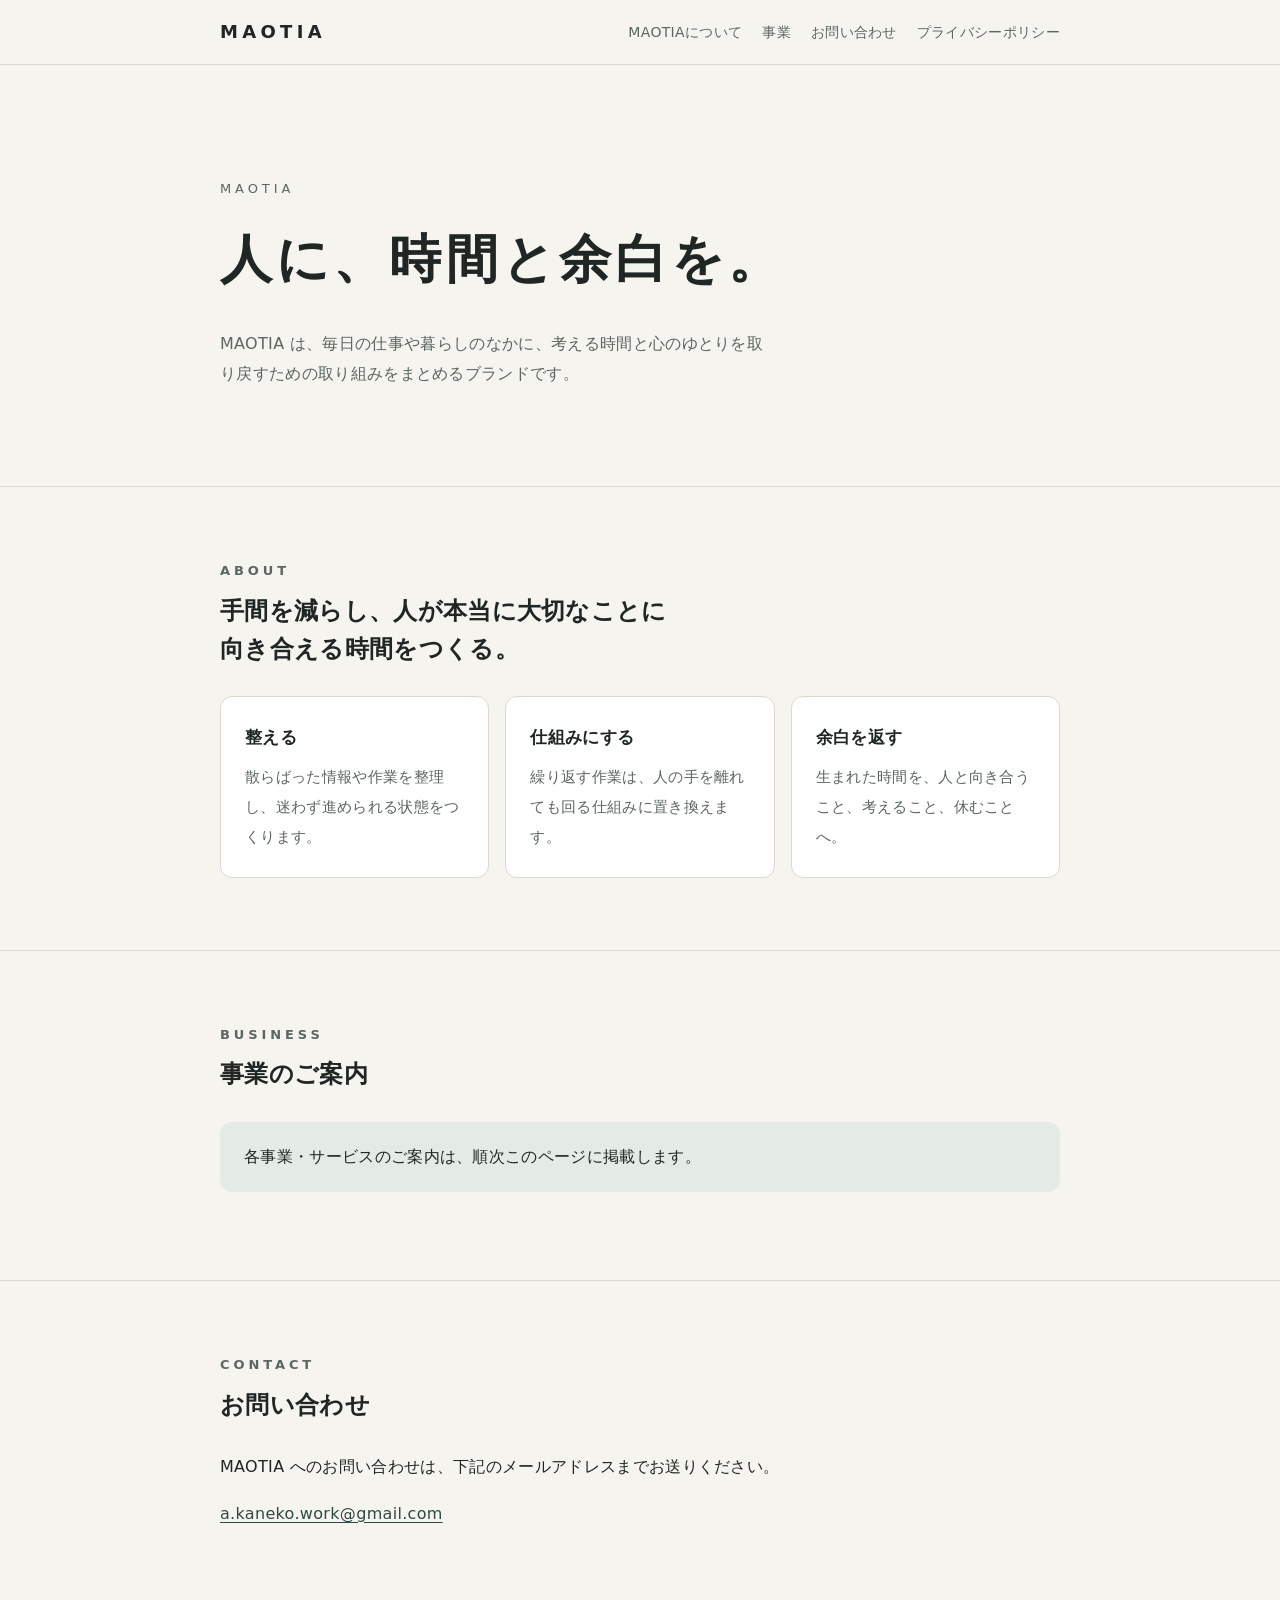
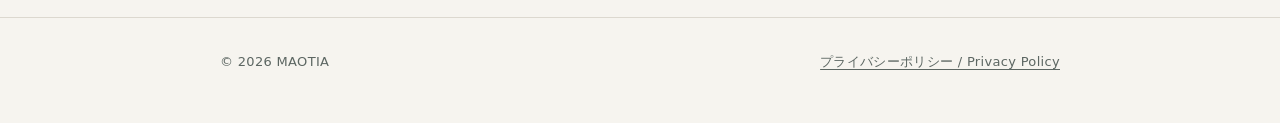
<file: index.html>
<!doctype html>
<html lang="ja">
<head>
  <meta charset="utf-8">
  <meta name="viewport" content="width=device-width, initial-scale=1">
  <title>MAOTIA｜人に、時間と余白を。</title>
  <meta name="description" content="MAOTIA は「人に、時間と余白を。」をメッセージに、仕事や暮らしのなかに考える時間と心のゆとりを取り戻すための取り組みをまとめるブランドです。">
  <link rel="canonical" href="https://maotia.com/">
  <link rel="icon" href="/assets/favicon.svg" type="image/svg+xml">
  <link rel="stylesheet" href="/assets/style.css">
  <meta property="og:title" content="MAOTIA｜人に、時間と余白を。">
  <meta property="og:description" content="仕事や暮らしのなかに、考える時間と心のゆとりを。">
  <meta property="og:url" content="https://maotia.com/">
  <meta property="og:type" content="website">
  <meta property="og:site_name" content="MAOTIA">
</head>
<body>
  <header class="site-header">
    <div class="wrap">
      <a class="brand" href="/">MAOTIA</a>
      <nav class="nav" aria-label="サイト内">
        <a href="#about">MAOTIAについて</a>
        <a href="#business">事業</a>
        <a href="#contact">お問い合わせ</a>
        <a href="/privacy/">プライバシーポリシー</a>
      </nav>
    </div>
  </header>

  <main>
    <section class="hero">
      <div class="wrap">
        <p class="eyebrow">MAOTIA</p>
        <h1>人に、時間と余白を。</h1>
        <p class="lead">MAOTIA は、毎日の仕事や暮らしのなかに、考える時間と心のゆとりを取り戻すための取り組みをまとめるブランドです。</p>
      </div>
    </section>

    <section class="block" id="about">
      <div class="wrap">
        <h2>ABOUT</h2>
        <h3 class="title">手間を減らし、人が本当に大切なことに<br class="br-wide">向き合える時間をつくる。</h3>
        <ul class="values">
          <li><strong>整える</strong><span>散らばった情報や作業を整理し、迷わず進められる状態をつくります。</span></li>
          <li><strong>仕組みにする</strong><span>繰り返す作業は、人の手を離れても回る仕組みに置き換えます。</span></li>
          <li><strong>余白を返す</strong><span>生まれた時間を、人と向き合うこと、考えること、休むことへ。</span></li>
        </ul>
      </div>
    </section>

    <section class="block" id="business">
      <div class="wrap">
        <h2>BUSINESS</h2>
        <h3 class="title">事業のご案内</h3>
        <p class="note">各事業・サービスのご案内は、順次このページに掲載します。</p>
      </div>
    </section>

    <section class="block" id="contact">
      <div class="wrap">
        <h2>CONTACT</h2>
        <h3 class="title">お問い合わせ</h3>
        <p>MAOTIA へのお問い合わせは、下記のメールアドレスまでお送りください。</p>
        <p><a href="mailto:a.kaneko.work@gmail.com">a.kaneko.work@gmail.com</a></p>
      </div>
    </section>
  </main>

  <footer class="site-footer">
    <div class="wrap">
      <span>&copy; 2026 MAOTIA</span>
      <a href="/privacy/">プライバシーポリシー / Privacy Policy</a>
    </div>
  </footer>
</body>
</html>
</file>
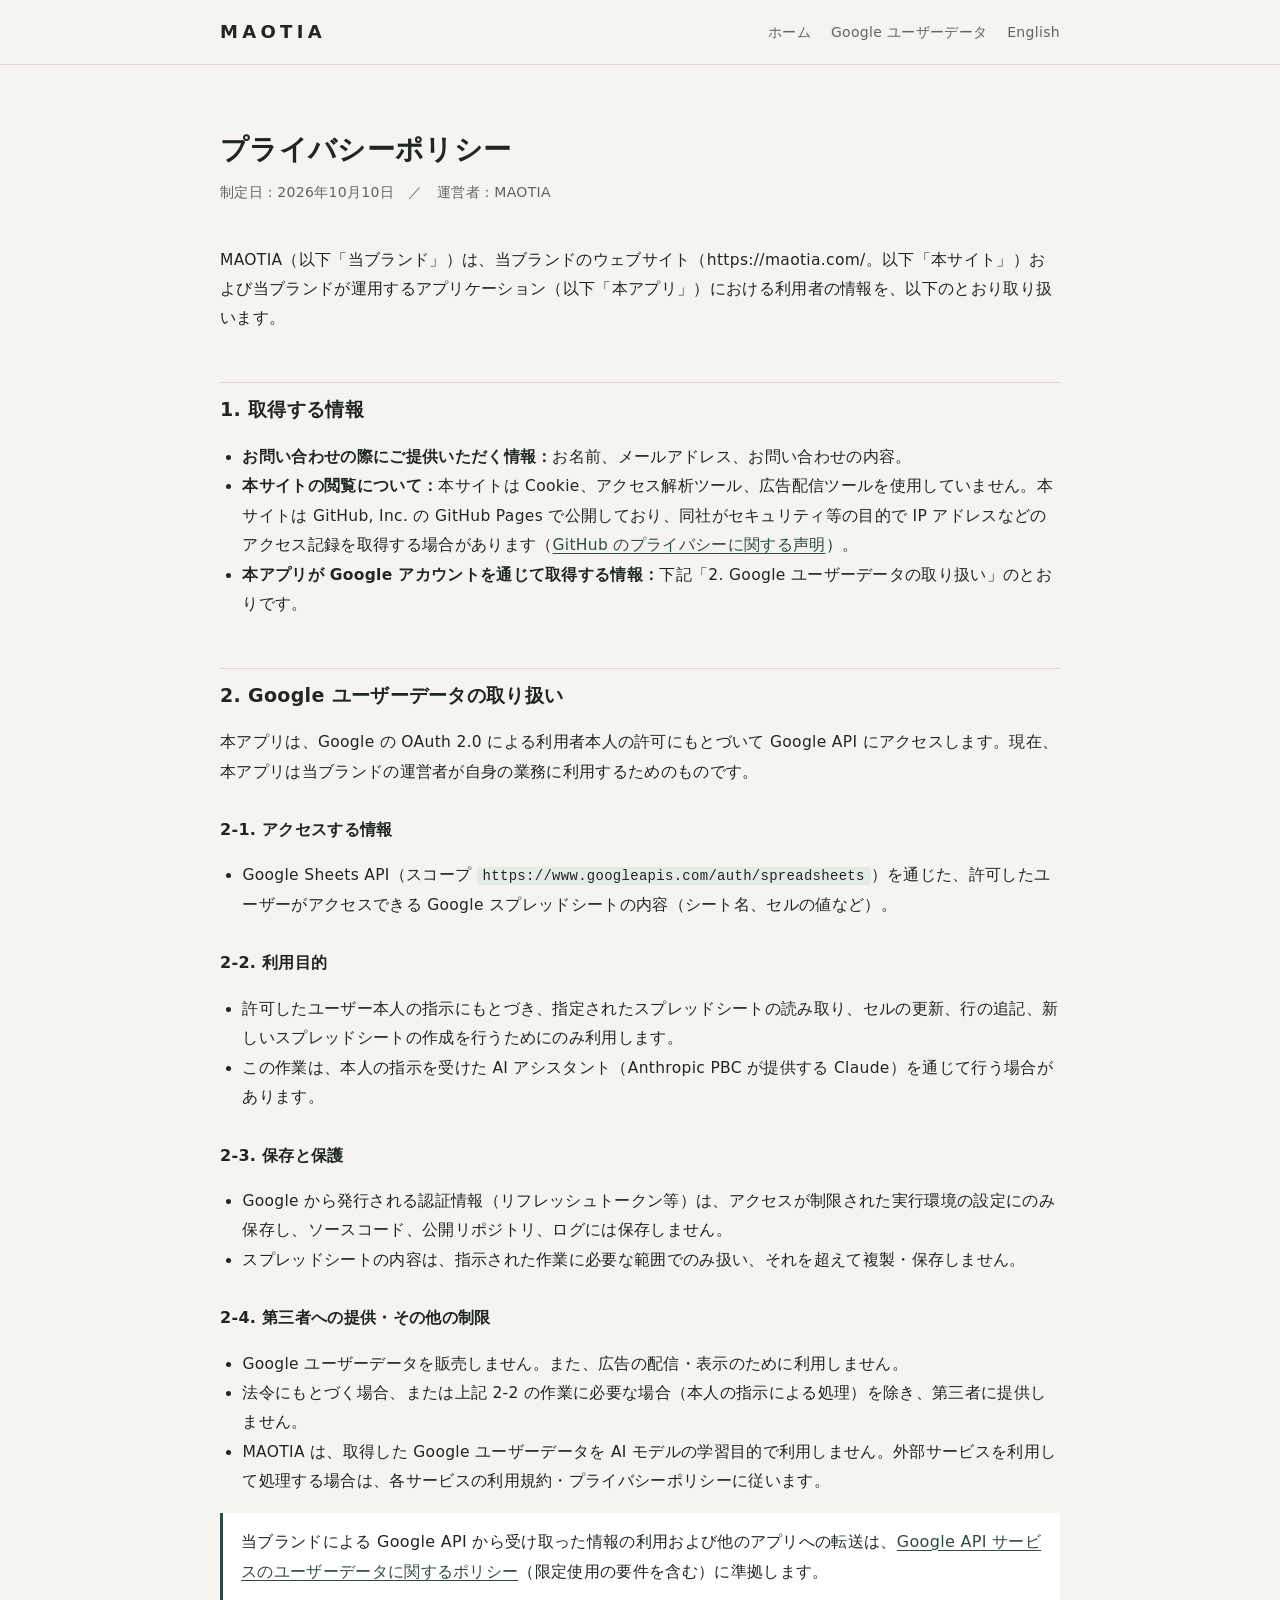
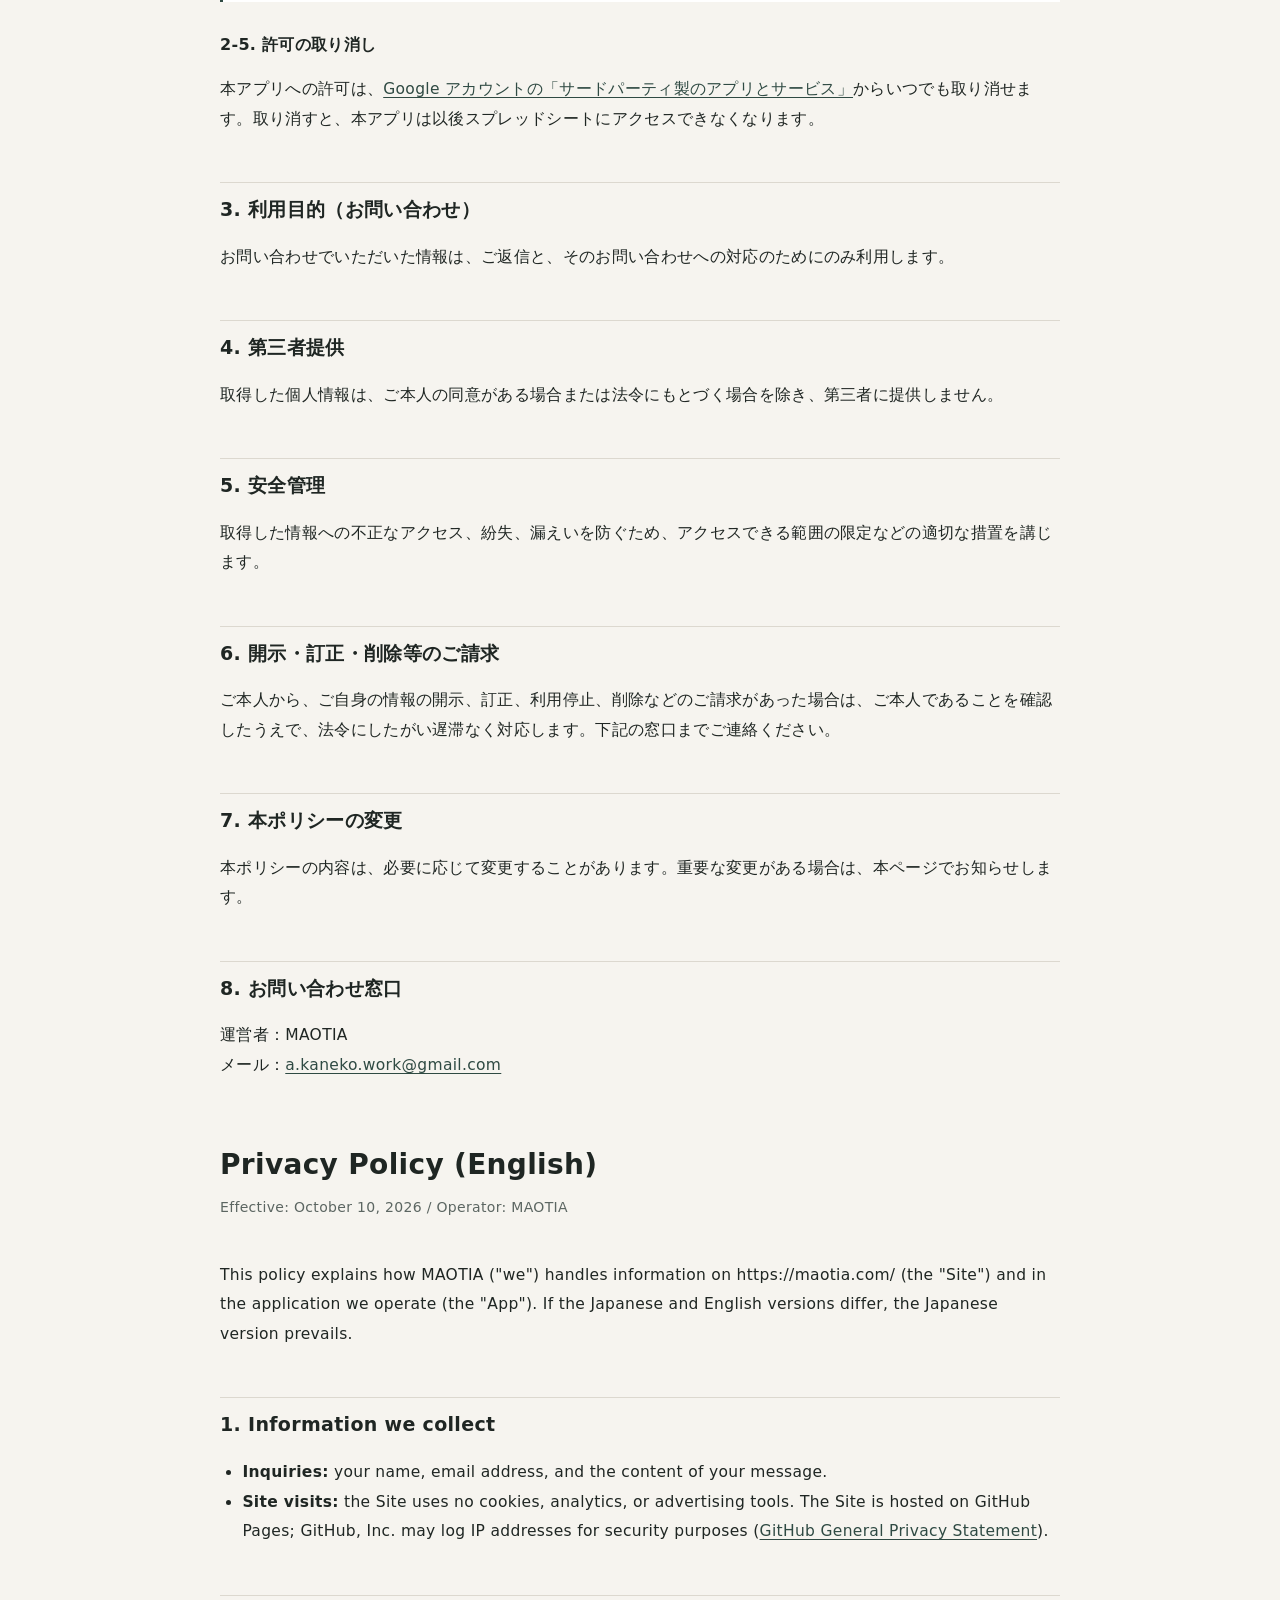
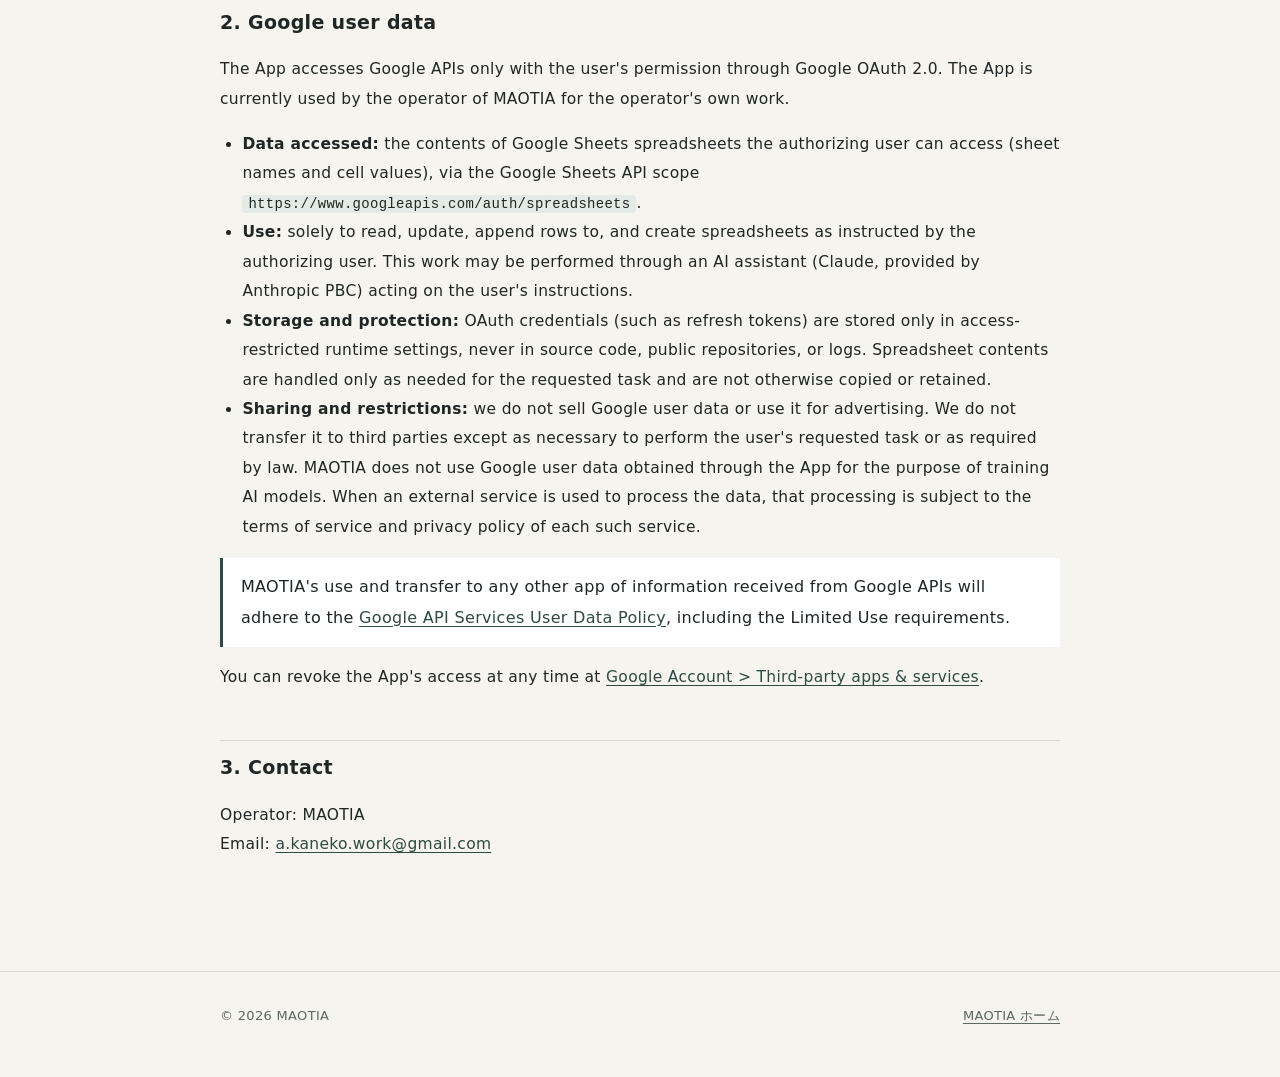
<file: privacy/index.html>
<!doctype html>
<html lang="ja">
<head>
  <meta charset="utf-8">
  <meta name="viewport" content="width=device-width, initial-scale=1">
  <title>プライバシーポリシー｜MAOTIA</title>
  <meta name="description" content="MAOTIA のプライバシーポリシー（Google ユーザーデータの取り扱いを含む）。">
  <link rel="canonical" href="https://maotia.com/privacy/">
  <link rel="icon" href="/assets/favicon.svg" type="image/svg+xml">
  <link rel="stylesheet" href="/assets/style.css">
</head>
<body>
  <header class="site-header">
    <div class="wrap">
      <a class="brand" href="/">MAOTIA</a>
      <nav class="nav" aria-label="サイト内">
        <a href="/">ホーム</a>
        <a href="#google">Google ユーザーデータ</a>
        <a href="#english">English</a>
      </nav>
    </div>
  </header>

  <main class="doc">
    <div class="wrap">
      <h1>プライバシーポリシー</h1>
      <p class="meta">制定日：2026年10月10日　／　運営者：MAOTIA</p>

      <p>MAOTIA（以下「当ブランド」）は、当ブランドのウェブサイト（https://maotia.com/。以下「本サイト」）および当ブランドが運用するアプリケーション（以下「本アプリ」）における利用者の情報を、以下のとおり取り扱います。</p>

      <h2>1. 取得する情報</h2>
      <ul>
        <li><strong>お問い合わせの際にご提供いただく情報：</strong>お名前、メールアドレス、お問い合わせの内容。</li>
        <li><strong>本サイトの閲覧について：</strong>本サイトは Cookie、アクセス解析ツール、広告配信ツールを使用していません。本サイトは GitHub, Inc. の GitHub Pages で公開しており、同社がセキュリティ等の目的で IP アドレスなどのアクセス記録を取得する場合があります（<a href="https://docs.github.com/ja/site-policy/privacy-policies/github-general-privacy-statement">GitHub のプライバシーに関する声明</a>）。</li>
        <li><strong>本アプリが Google アカウントを通じて取得する情報：</strong>下記「2. Google ユーザーデータの取り扱い」のとおりです。</li>
      </ul>

      <h2 id="google">2. Google ユーザーデータの取り扱い</h2>
      <p>本アプリは、Google の OAuth 2.0 による利用者本人の許可にもとづいて Google API にアクセスします。現在、本アプリは当ブランドの運営者が自身の業務に利用するためのものです。</p>

      <h3>2-1. アクセスする情報</h3>
      <ul>
        <li>Google Sheets API（スコープ <code>https://www.googleapis.com/auth/spreadsheets</code>）を通じた、許可したユーザーがアクセスできる Google スプレッドシートの内容（シート名、セルの値など）。</li>
      </ul>

      <h3>2-2. 利用目的</h3>
      <ul>
        <li>許可したユーザー本人の指示にもとづき、指定されたスプレッドシートの読み取り、セルの更新、行の追記、新しいスプレッドシートの作成を行うためにのみ利用します。</li>
        <li>この作業は、本人の指示を受けた AI アシスタント（Anthropic PBC が提供する Claude）を通じて行う場合があります。</li>
      </ul>

      <h3>2-3. 保存と保護</h3>
      <ul>
        <li>Google から発行される認証情報（リフレッシュトークン等）は、アクセスが制限された実行環境の設定にのみ保存し、ソースコード、公開リポジトリ、ログには保存しません。</li>
        <li>スプレッドシートの内容は、指示された作業に必要な範囲でのみ扱い、それを超えて複製・保存しません。</li>
      </ul>

      <h3>2-4. 第三者への提供・その他の制限</h3>
      <ul>
        <li>Google ユーザーデータを販売しません。また、広告の配信・表示のために利用しません。</li>
        <li>法令にもとづく場合、または上記 2-2 の作業に必要な場合（本人の指示による処理）を除き、第三者に提供しません。</li>
        <li>MAOTIA は、取得した Google ユーザーデータを AI モデルの学習目的で利用しません。外部サービスを利用して処理する場合は、各サービスの利用規約・プライバシーポリシーに従います。</li>
      </ul>
      <blockquote>当ブランドによる Google API から受け取った情報の利用および他のアプリへの転送は、<a href="https://developers.google.com/terms/api-services-user-data-policy">Google API サービスのユーザーデータに関するポリシー</a>（限定使用の要件を含む）に準拠します。</blockquote>

      <h3>2-5. 許可の取り消し</h3>
      <p>本アプリへの許可は、<a href="https://myaccount.google.com/permissions">Google アカウントの「サードパーティ製のアプリとサービス」</a>からいつでも取り消せます。取り消すと、本アプリは以後スプレッドシートにアクセスできなくなります。</p>

      <h2>3. 利用目的（お問い合わせ）</h2>
      <p>お問い合わせでいただいた情報は、ご返信と、そのお問い合わせへの対応のためにのみ利用します。</p>

      <h2>4. 第三者提供</h2>
      <p>取得した個人情報は、ご本人の同意がある場合または法令にもとづく場合を除き、第三者に提供しません。</p>

      <h2>5. 安全管理</h2>
      <p>取得した情報への不正なアクセス、紛失、漏えいを防ぐため、アクセスできる範囲の限定などの適切な措置を講じます。</p>

      <h2>6. 開示・訂正・削除等のご請求</h2>
      <p>ご本人から、ご自身の情報の開示、訂正、利用停止、削除などのご請求があった場合は、ご本人であることを確認したうえで、法令にしたがい遅滞なく対応します。下記の窓口までご連絡ください。</p>

      <h2>7. 本ポリシーの変更</h2>
      <p>本ポリシーの内容は、必要に応じて変更することがあります。重要な変更がある場合は、本ページでお知らせします。</p>

      <h2>8. お問い合わせ窓口</h2>
      <p>運営者：MAOTIA<br>メール：<a href="mailto:a.kaneko.work@gmail.com">a.kaneko.work@gmail.com</a></p>

      <section class="lang-en" id="english" lang="en">
        <h1>Privacy Policy (English)</h1>
        <p class="meta">Effective: October 10, 2026 / Operator: MAOTIA</p>
        <p>This policy explains how MAOTIA ("we") handles information on https://maotia.com/ (the "Site") and in the application we operate (the "App"). If the Japanese and English versions differ, the Japanese version prevails.</p>

        <h2>1. Information we collect</h2>
        <ul>
          <li><strong>Inquiries:</strong> your name, email address, and the content of your message.</li>
          <li><strong>Site visits:</strong> the Site uses no cookies, analytics, or advertising tools. The Site is hosted on GitHub Pages; GitHub, Inc. may log IP addresses for security purposes (<a href="https://docs.github.com/en/site-policy/privacy-policies/github-general-privacy-statement">GitHub General Privacy Statement</a>).</li>
        </ul>

        <h2>2. Google user data</h2>
        <p>The App accesses Google APIs only with the user's permission through Google OAuth 2.0. The App is currently used by the operator of MAOTIA for the operator's own work.</p>
        <ul>
          <li><strong>Data accessed:</strong> the contents of Google Sheets spreadsheets the authorizing user can access (sheet names and cell values), via the Google Sheets API scope <code>https://www.googleapis.com/auth/spreadsheets</code>.</li>
          <li><strong>Use:</strong> solely to read, update, append rows to, and create spreadsheets as instructed by the authorizing user. This work may be performed through an AI assistant (Claude, provided by Anthropic PBC) acting on the user's instructions.</li>
          <li><strong>Storage and protection:</strong> OAuth credentials (such as refresh tokens) are stored only in access-restricted runtime settings, never in source code, public repositories, or logs. Spreadsheet contents are handled only as needed for the requested task and are not otherwise copied or retained.</li>
          <li><strong>Sharing and restrictions:</strong> we do not sell Google user data or use it for advertising. We do not transfer it to third parties except as necessary to perform the user's requested task or as required by law. MAOTIA does not use Google user data obtained through the App for the purpose of training AI models. When an external service is used to process the data, that processing is subject to the terms of service and privacy policy of each such service.</li>
        </ul>
        <blockquote>MAOTIA's use and transfer to any other app of information received from Google APIs will adhere to the <a href="https://developers.google.com/terms/api-services-user-data-policy">Google API Services User Data Policy</a>, including the Limited Use requirements.</blockquote>
        <p>You can revoke the App's access at any time at <a href="https://myaccount.google.com/permissions">Google Account &gt; Third-party apps &amp; services</a>.</p>

        <h2>3. Contact</h2>
        <p>Operator: MAOTIA<br>Email: <a href="mailto:a.kaneko.work@gmail.com">a.kaneko.work@gmail.com</a></p>
      </section>
    </div>
  </main>

  <footer class="site-footer">
    <div class="wrap">
      <span>&copy; 2026 MAOTIA</span>
      <a href="/">MAOTIA ホーム</a>
    </div>
  </footer>
</body>
</html>
</file>
<file: assets/style.css>
:root {
  --bg: #f6f4ef;
  --surface: #ffffff;
  --ink: #1f2623;
  --muted: #5c6662;
  --line: #dcd8cf;
  --accent: #2f4a43;
  --accent-soft: #e4ebe7;
  --max: 880px;
  color-scheme: light dark;
}

@media (prefers-color-scheme: dark) {
  :root {
    --bg: #151918;
    --surface: #1c2220;
    --ink: #e9ece9;
    --muted: #a3ada8;
    --line: #2e3633;
    --accent: #9cc2b5;
    --accent-soft: #233029;
  }
}

* { box-sizing: border-box; }

html { -webkit-text-size-adjust: 100%; }

body {
  margin: 0;
  background: var(--bg);
  color: var(--ink);
  font-family: "Hiragino Sans", "Hiragino Kaku Gothic ProN", "Noto Sans JP", "Yu Gothic", "Meiryo", system-ui, sans-serif;
  font-size: 16px;
  line-height: 1.9;
  letter-spacing: 0.02em;
}

a { color: var(--accent); text-underline-offset: 3px; }
a:hover { text-decoration-thickness: 2px; }

.wrap { width: 100%; max-width: var(--max); margin: 0 auto; padding: 0 20px; }

/* header */
.site-header { border-bottom: 1px solid var(--line); }
.site-header .wrap { display: flex; align-items: center; justify-content: space-between; gap: 16px; min-height: 64px; flex-wrap: wrap; }
.brand { font-weight: 700; letter-spacing: 0.24em; text-decoration: none; color: var(--ink); font-size: 18px; }
.nav { display: flex; gap: 20px; flex-wrap: wrap; font-size: 14px; }
.nav a { color: var(--muted); text-decoration: none; }
.nav a:hover { color: var(--ink); }

/* hero */
.hero { padding: 112px 0 96px; }
.hero .eyebrow { margin: 0 0 20px; color: var(--muted); font-size: 13px; letter-spacing: 0.3em; }
.hero h1 { margin: 0; font-size: clamp(32px, 6vw, 52px); line-height: 1.45; font-weight: 600; letter-spacing: 0.08em; }
.hero p.lead { margin: 32px 0 0; max-width: 34em; color: var(--muted); }

/* sections */
section.block { padding: 72px 0; border-top: 1px solid var(--line); }
section.block h2 { margin: 0 0 8px; font-size: 13px; letter-spacing: 0.3em; color: var(--muted); font-weight: 600; }
section.block h3.title { margin: 0 0 28px; font-size: 24px; line-height: 1.6; font-weight: 600; }

.values { display: grid; grid-template-columns: repeat(auto-fit, minmax(220px, 1fr)); gap: 16px; margin: 0; padding: 0; list-style: none; }
.values li { background: var(--surface); border: 1px solid var(--line); border-radius: 12px; padding: 24px; }
.values strong { display: block; margin-bottom: 8px; font-size: 17px; }
.values span { color: var(--muted); font-size: 15px; }

.note { background: var(--accent-soft); border-radius: 12px; padding: 20px 24px; color: var(--ink); }

/* document pages */
.doc { padding: 64px 0 96px; }
.doc h1 { font-size: 28px; line-height: 1.5; margin: 0 0 8px; }
.doc .meta { color: var(--muted); font-size: 14px; margin: 0 0 40px; }
.doc h2 { font-size: 19px; margin: 48px 0 12px; padding-top: 8px; border-top: 1px solid var(--line); }
.doc h3 { font-size: 16px; margin: 28px 0 8px; }
.doc p, .doc li { font-size: 15.5px; }
.doc ul, .doc ol { padding-left: 1.4em; }
.doc .lang-en { margin-top: 64px; }
.doc blockquote { margin: 16px 0; padding: 14px 18px; border-left: 3px solid var(--accent); background: var(--surface); }

/* footer */
.site-footer { border-top: 1px solid var(--line); padding: 32px 0 48px; color: var(--muted); font-size: 13px; }
.site-footer .wrap { display: flex; justify-content: space-between; gap: 16px; flex-wrap: wrap; }
.site-footer a { color: var(--muted); }

@media (max-width: 560px) {
  .hero { padding: 72px 0 64px; }
  section.block { padding: 56px 0; }
  .nav { gap: 14px; }
}

code { font-family: ui-monospace, "SFMono-Regular", Menlo, Consolas, monospace; font-size: 0.9em; background: var(--accent-soft); padding: 1px 6px; border-radius: 4px; }
.doc p, .doc li, .doc blockquote, code { overflow-wrap: anywhere; }

@media (max-width: 560px) { .br-wide { display: none; } }
</file>
